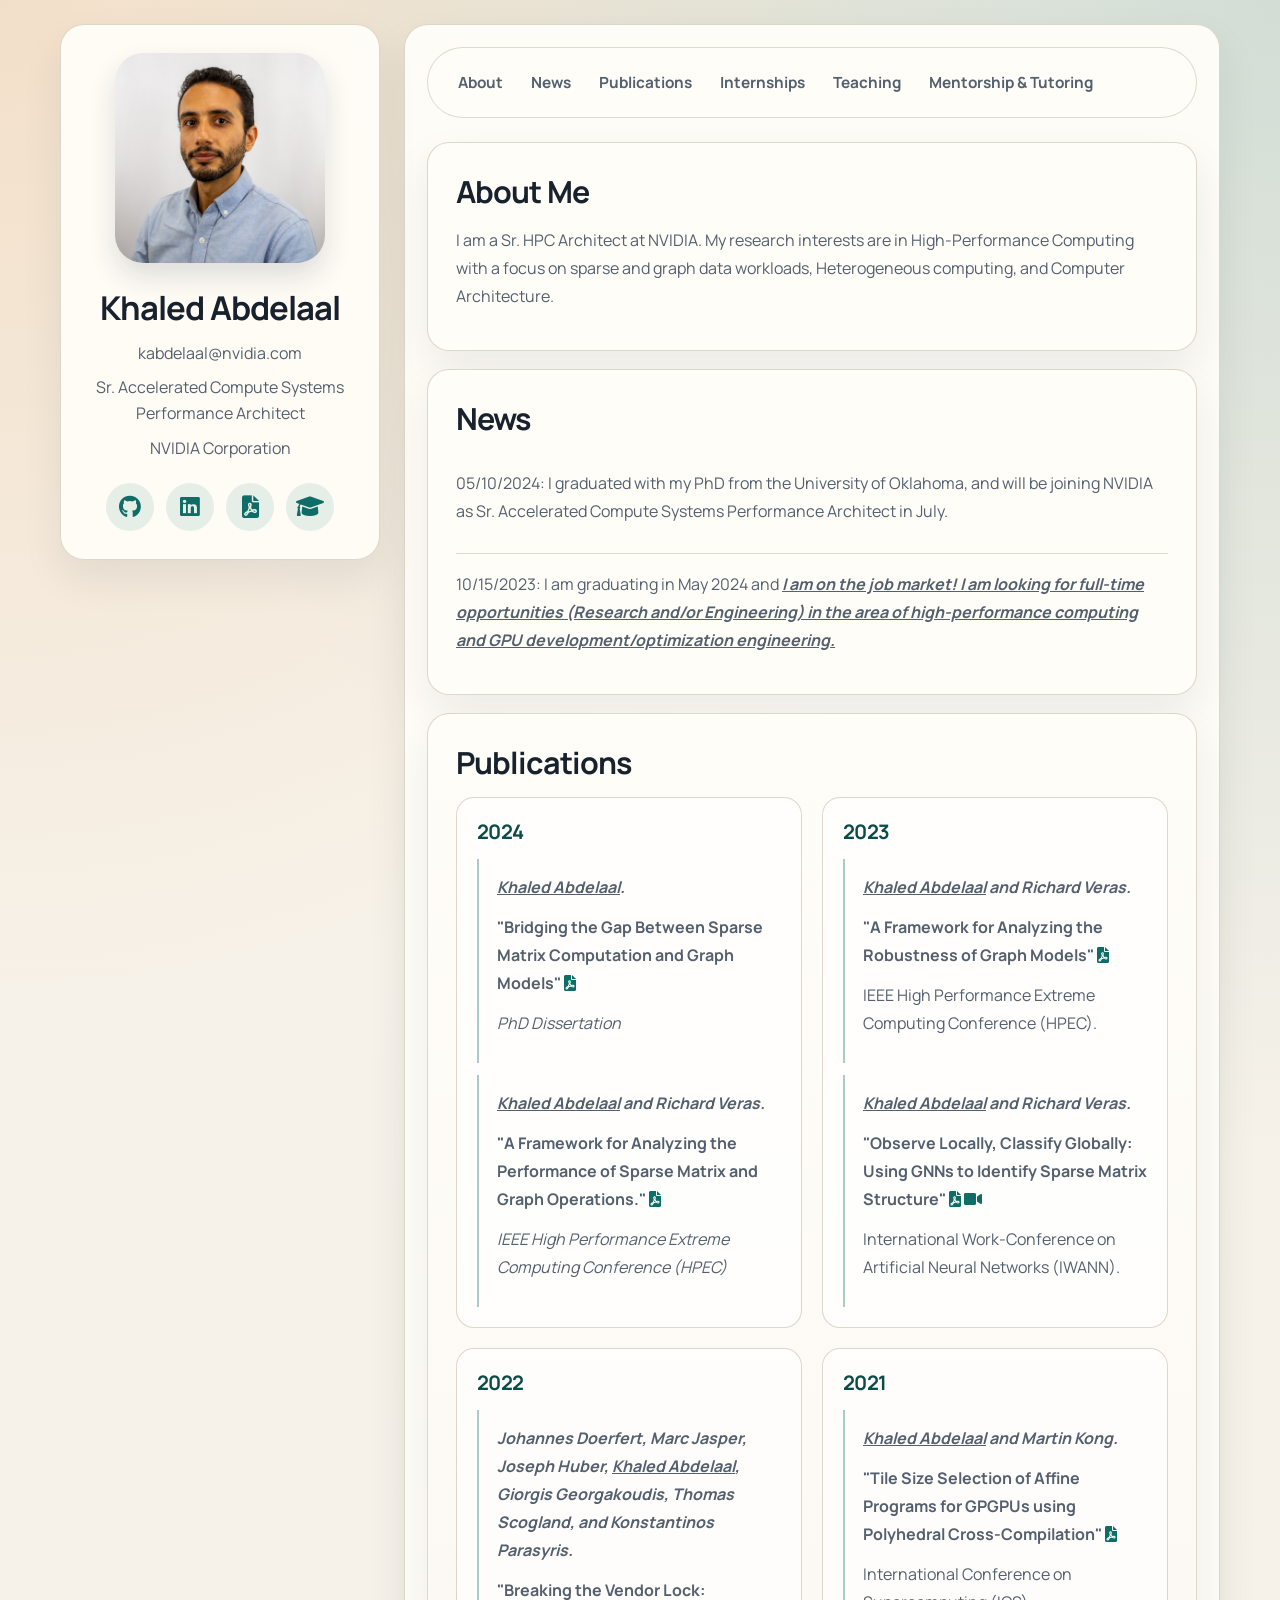
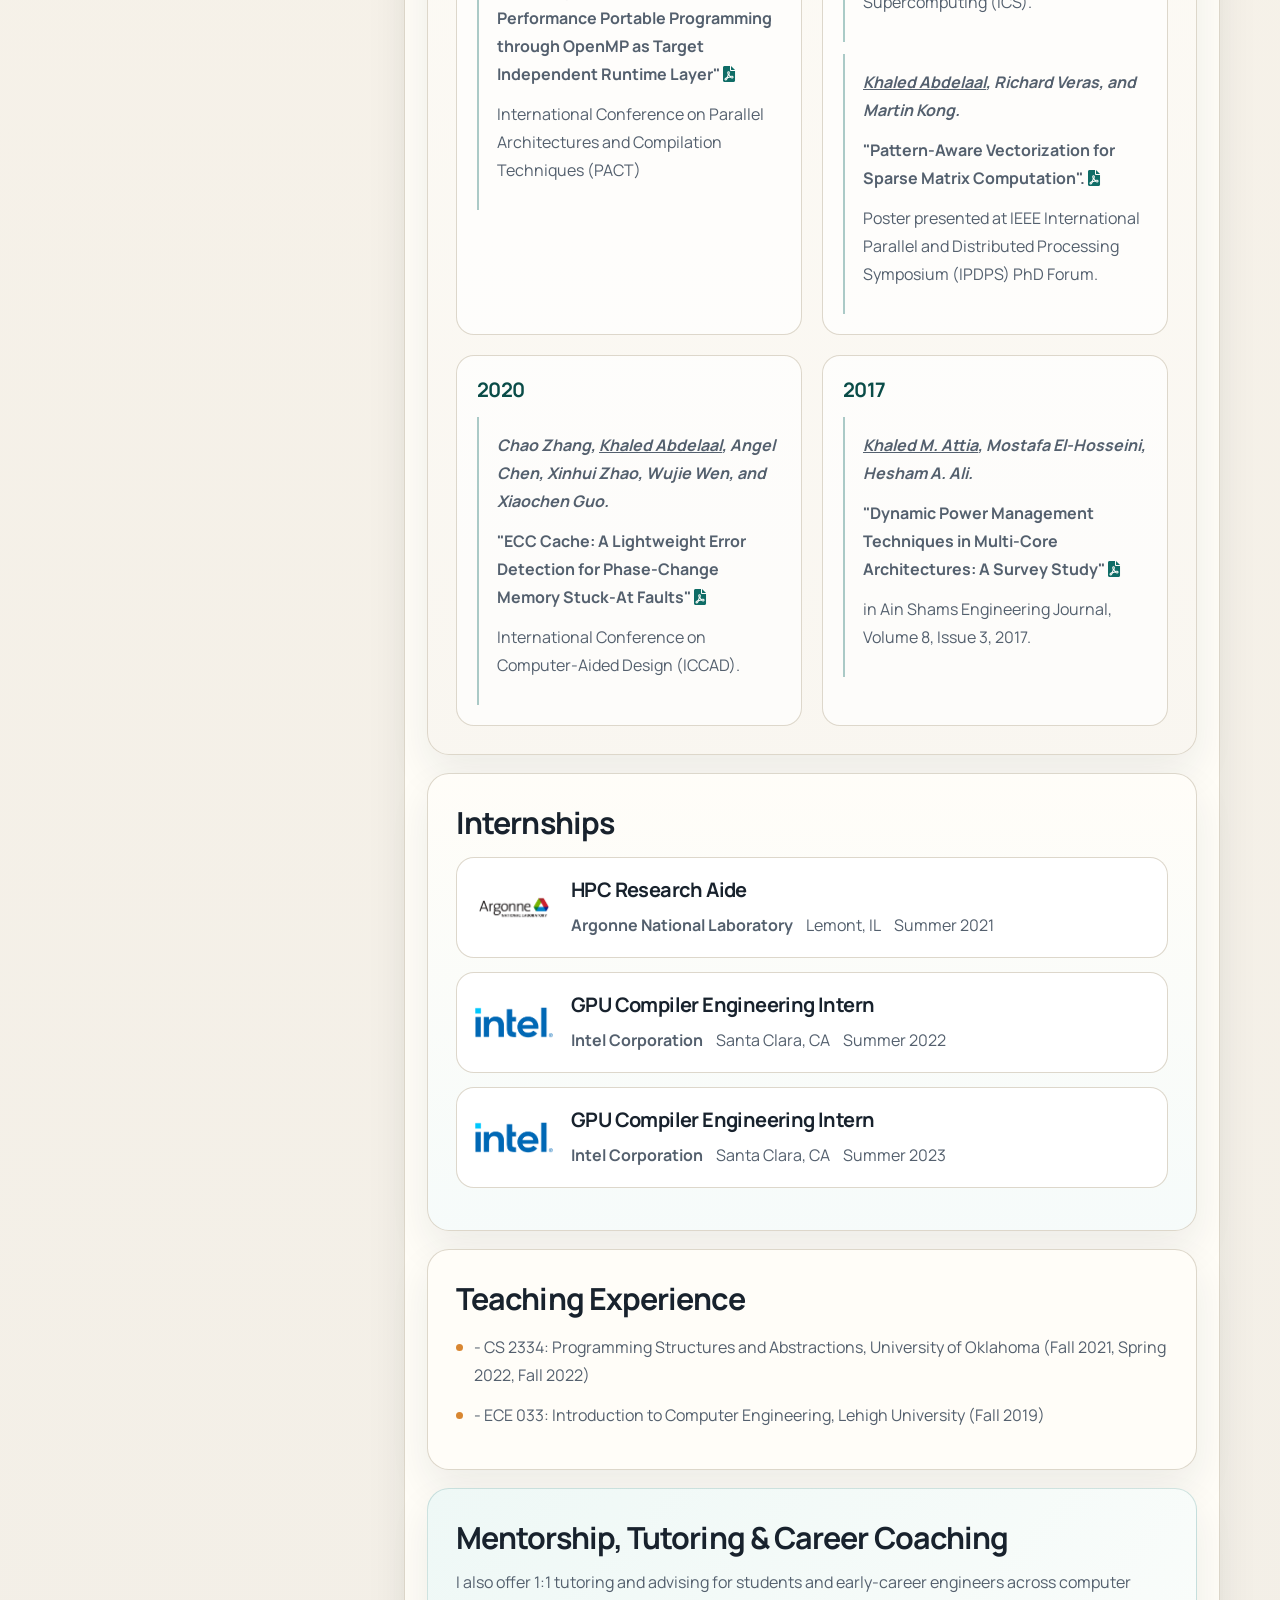
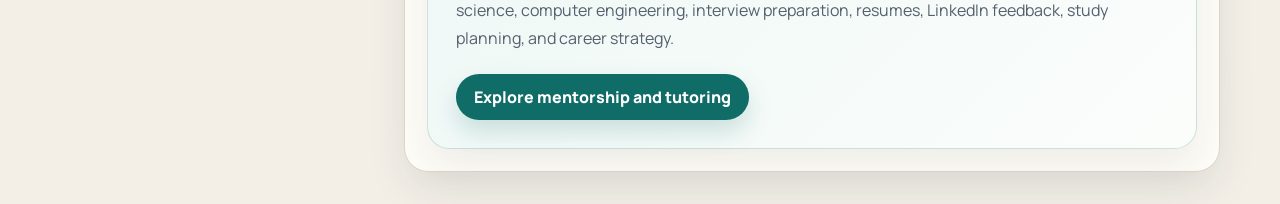
<file: index.html>
<!DOCTYPE html>
<html lang="en">
<head>
    <meta charset="UTF-8">
    <meta name="viewport" content="width=device-width, initial-scale=1.0">
    <link rel="preconnect" href="https://fonts.googleapis.com">
    <link rel="preconnect" href="https://fonts.gstatic.com" crossorigin>
    <link href="https://fonts.googleapis.com/css2?family=Manrope:wght@400;500;600;700;800&display=swap" rel="stylesheet">
    <link rel="stylesheet" href="https://cdnjs.cloudflare.com/ajax/libs/font-awesome/6.0.0-beta3/css/all.min.css">

    <link rel="stylesheet" href="styles/styles.css">    
    <title>Khaled Abdelaal</title>
</head>
<body>
    <div class="container">
        <div class="left-column">
            <!-- <img src="my-image.svg" alt="Your Photo"> -->
            <img src="img/headshot.jpg" width="70%">
            <h1>Khaled Abdelaal</h1>
            <p>kabdelaal@nvidia.com</p>
            <p>Sr. Accelerated Compute Systems Performance Architect</p>
            <p>NVIDIA Corporation</p>
            <div class="social-links">
                <a href="https://github.com/khaled3ttia" target="_blank"><i class="fab fa-github"></i></a>
                <a href="https://www.linkedin.com/in/khaledabdelaal/" target="_blank"><i class="fab fa-linkedin"></i></a>
                <a href="res/CV_Khaled_Abdelaal.pdf" target="_blank"><i class="fas fa-file-pdf" alt="CV"></i></a>
                <a href="https://scholar.google.com/citations?user=HwPMJg0AAAAJ&hl=en" target="_blank" aria-label="Google Scholar"><i class="fas fa-graduation-cap"></i></a>
            </div>

        </div>
        <div class="right-column">
            <div class="navigation">
                <div class="navigation-main">
                    <a href="#about">About</a>
                    <a href="#news">News</a>
                    <a href="#publications">Publications</a>
                    <a href="#internships">Internships</a>
                    <a href="#teaching">Teaching</a>
                </div>
                <a class="navigation-cta" href="mentorship.html">Mentorship & Tutoring</a>
            </div>

            <section id="about" class="section">
                <h2>About Me</h2>
                <p>I am a Sr. HPC Architect at NVIDIA. My research interests are in High-Performance Computing with a focus on sparse and graph data workloads, Heterogeneous computing, and Computer Architecture.
                </p>
            </section>

            <section id="news" class="section">
                <h2>News</h2>
                <div class="news-item">
                    <p>05/10/2024: I graduated with my PhD from the University of Oklahoma, and will be joining NVIDIA as Sr. Accelerated Compute Systems Performance Architect in July. </p>
                </div>
                <div class="news-item">
                    <p>10/15/2023: I am graduating in May 2024 and <u><i><b>I am on the job market! I am looking for full-time opportunities (Research and/or Engineering) in the area of high-performance computing and GPU development/optimization engineering.</b></i></u>  </p>
                </div>
            </section>
        
            <section id="publications" class="section">
                <h2>Publications</h2>

                <div class="publication-list">
                    <div class="publication-year">
                        <h3>2024</h3>
                        <div class="publication-item">
                            <p class="publication-authors">
                                <i><u>Khaled Abdelaal</u></i>.
                            </p>
                            <p class="publication-title">
                                "Bridging the Gap Between Sparse Matrix Computation and Graph Models" 
                                <a href="res/dissertation/2024_Abdelaal_Khaled_Dissertation.pdf" target="_blank"><i class="fas fa-file-pdf"></i></a>
                            </p>
                            <p class="publication-details">
                                <em>PhD Dissertation</em>
                            </p>
                        </div>
                        <div class="publication-item">
                            <p class="publication-authors">
                                <i><u>Khaled Abdelaal</u></i> and Richard Veras.
                            </p>
                            <p class="publication-title">
                                "A Framework for Analyzing the Performance of Sparse Matrix and Graph Operations." 
                                <a href="res/papers/perf_analysis.pdf" target="_blank"><i class="fas fa-file-pdf"></i></a>
                            </p>
                            <p class="publication-details">
                                <em>IEEE High Performance Extreme Computing Conference (HPEC)</em>
                            </p>
                        </div>
                    </div>

                    <div class="publication-year">
                        <h3>2023</h3>
                        <div class="publication-item">
                            <p class="publication-authors">
                                <i><u>Khaled Abdelaal</u></i> and Richard Veras. 
                            </p>
                            <p class="publication-title">
                                "A Framework for Analyzing the Robustness of Graph Models"
                                <a href="res/papers/hpec23.pdf" target="_blank"><i class="fas fa-file-pdf"></i></a>
                            </p>
                            <p class="publication-conference">
                                IEEE High Performance Extreme Computing Conference (HPEC).
                            </p>
                        </div>
                        <div class="publication-item">
                            <p class="publication-authors">
                                <i><u>Khaled Abdelaal</u></i> and Richard Veras.
                            </p>
                            <p class="publication-title">
                                "Observe Locally, Classify Globally: Using GNNs to Identify Sparse Matrix Structure" 
                                <a href="res/papers/iwann23.pdf" target="_blank"><i class="fas fa-file-pdf"></i></a>
                                <a href="res/papers/IWANN2023_Video_353.mp4" target="_blank"><i class="fas fa-video"></i></i></a>
                            </p>
                            <p class="publication-conference">
                                International Work-Conference on Artificial Neural Networks (IWANN). 
                            </p>
                        </div>
                    </div>

                <div class="publication-year">
                    <h3>2022</h3>
                    <div class="publication-item">
                        <p class="publication-authors">
                            Johannes Doerfert, Marc Jasper, Joseph Huber, <i><u>Khaled Abdelaal</u></i>, Giorgis Georgakoudis, Thomas Scogland, and Konstantinos Parasyris. 
                        </p>
                        <p class="publication-title">
                            "Breaking the Vendor Lock: Performance Portable Programming through OpenMP as Target Independent Runtime Layer" 
                            <a href="res/papers/breaking.pdf" target="_blank"><i class="fas fa-file-pdf"></i></a>
                        </p>
                        <p class="publication-conference">
                            International Conference on Parallel Architectures and Compilation Techniques (PACT)
                        </p>
                    </div>
                </div>

                <div class="publication-year">
                    <h3>2021</h3>
                    <div class="publication-item">
                        <p class="publication-authors">
                            <i><u>Khaled Abdelaal</u></i> and Martin Kong. 
                        </p>
                        <p class="publication-title">
                            "Tile Size Selection of Affine Programs for GPGPUs using Polyhedral Cross-Compilation"  
                            <a href="https://dl.acm.org/doi/pdf/10.1145/3447818.3460369" target="_blank"><i class="fas fa-file-pdf"></i></a>
                        </p>
                        <p class="publication-conference">
                            International Conference on Supercomputing (ICS).
                        </p>
                    </div>
                    <div class="publication-item">
                        <p class="publication-authors">
                            <i><u>Khaled Abdelaal</u></i>, Richard Veras, and Martin Kong.
                        </p>
                        <p class="publication-title">
                            "Pattern-Aware Vectorization for Sparse Matrix Computation". 
                            <a href="res/papers/IPDPS21_poster.pdf" target="_blank"><i class="fas fa-file-pdf"></i></a>
                        </p>
                        <p class="publication-conference">
                            Poster presented at IEEE International Parallel and Distributed Processing Symposium (IPDPS) PhD Forum.
                        </p>
                    </div>
                </div>

                <div class="publication-year">
                    <h3>2020</h3>
                    <div class="publication-item">
                        <p class="publication-authors">
                            Chao Zhang, <i><u>Khaled Abdelaal</u></i>, Angel Chen, Xinhui Zhao, Wujie Wen, and Xiaochen Guo. 
                        </p>
                        <p class="publication-title">
                            "ECC Cache: A Lightweight Error Detection for Phase-Change Memory Stuck-At Faults" 
                            <a href="res/papers/iccad20.pdf" target="_blank"><i class="fas fa-file-pdf"></i></a>
                        </p>
                        <p class="publication-conference">
                            International Conference on Computer-Aided Design (ICCAD). 
                        </p>
                    </div>
                </div>
                <div class="publication-year">
                    <h3>2017</h3>
                    <div class="publication-item">
                        <p class="publication-authors">
                            <i><u>Khaled M. Attia</u></i>, Mostafa El-Hosseini, Hesham A. Ali. 
                        </p>
                        <p class="publication-title">
                            "Dynamic Power Management Techniques in Multi-Core Architectures: A Survey Study"
                            <a href="res/papers/asej17.pdf" target="_blank"><i class="fas fa-file-pdf"></i></a>
                        </p>
                        <p class="publication-conference">
                            in Ain Shams Engineering Journal, Volume 8, Issue 3, 2017.
                        </p>
                    </div>
                </div>
            
                <!-- Add similar blocks for 2022, 2021, and 2020 as needed -->
            </section>
            
        
            <section id="internships" class="section">
                <h2>Internships</h2>
                
                <div class="internship">
                    <div class="logo">
                        <img src="img/argonne-logo.png" alt="Argonne National Laboratory Logo">
                    </div>
                    <div class="internship-details">
                        <h3>HPC Research Aide</h3>
                        <p>
                            <b>Argonne National Laboratory</b>
                            <span class="internship-location">Lemont, IL</span>
                            <span class="internship-date">Summer 2021</span>
                        </p>
                    </div>
                </div>
            
                <div class="internship">
                    <div class="logo">
                        <img src="img/intel-logo.png" alt="Intel Corporation Logo">
                    </div>
                    <div class="internship-details">
                        <h3>GPU Compiler Engineering Intern</h3>
                        <p>
                            <b>Intel Corporation</b>
                            <span class="internship-location">Santa Clara, CA</span>
                            <span class="internship-date">Summer 2022</span>
                        </p>
                    </div>
                </div>

                <div class="internship">
                    <div class="logo">
                        <img src="img/intel-logo.png" alt="Intel Corporation Logo">
                    </div>
                    <div class="internship-details">
                        <h3>GPU Compiler Engineering Intern</h3>
                        <p>
                            <b>Intel Corporation</b>
                            <span class="internship-location">Santa Clara, CA</span>
                            <span class="internship-date">Summer 2023</span>
                        </p>
                    </div>
                </div>
            
                <!-- Add a similar block for the third internship -->
            </section>
            
            
            
        
            <section id="teaching" class="section">
                <h2>Teaching Experience</h2>
                <p>
                    - CS 2334: Programming Structures and Abstractions, University of Oklahoma (Fall 2021, Spring 2022, Fall 2022)
                </p>
                <p>
                    - ECE 033: Introduction to Computer Engineering, Lehigh University (Fall 2019)
                </p>
            </section>

            <section id="tutoring-preview" class="section tutoring-preview">
                <h2>Mentorship, Tutoring & Career Coaching</h2>
                <p>
                    I also offer 1:1 tutoring and advising for students and early-career engineers across computer science,
                    computer engineering, interview preparation, resumes, LinkedIn feedback, study planning, and career strategy.
                </p>
                <a class="tutoring-preview-link" href="mentorship.html">Explore mentorship and tutoring</a>
            </section>
        
        </div>
    </div>
</body>
</html>
</file>
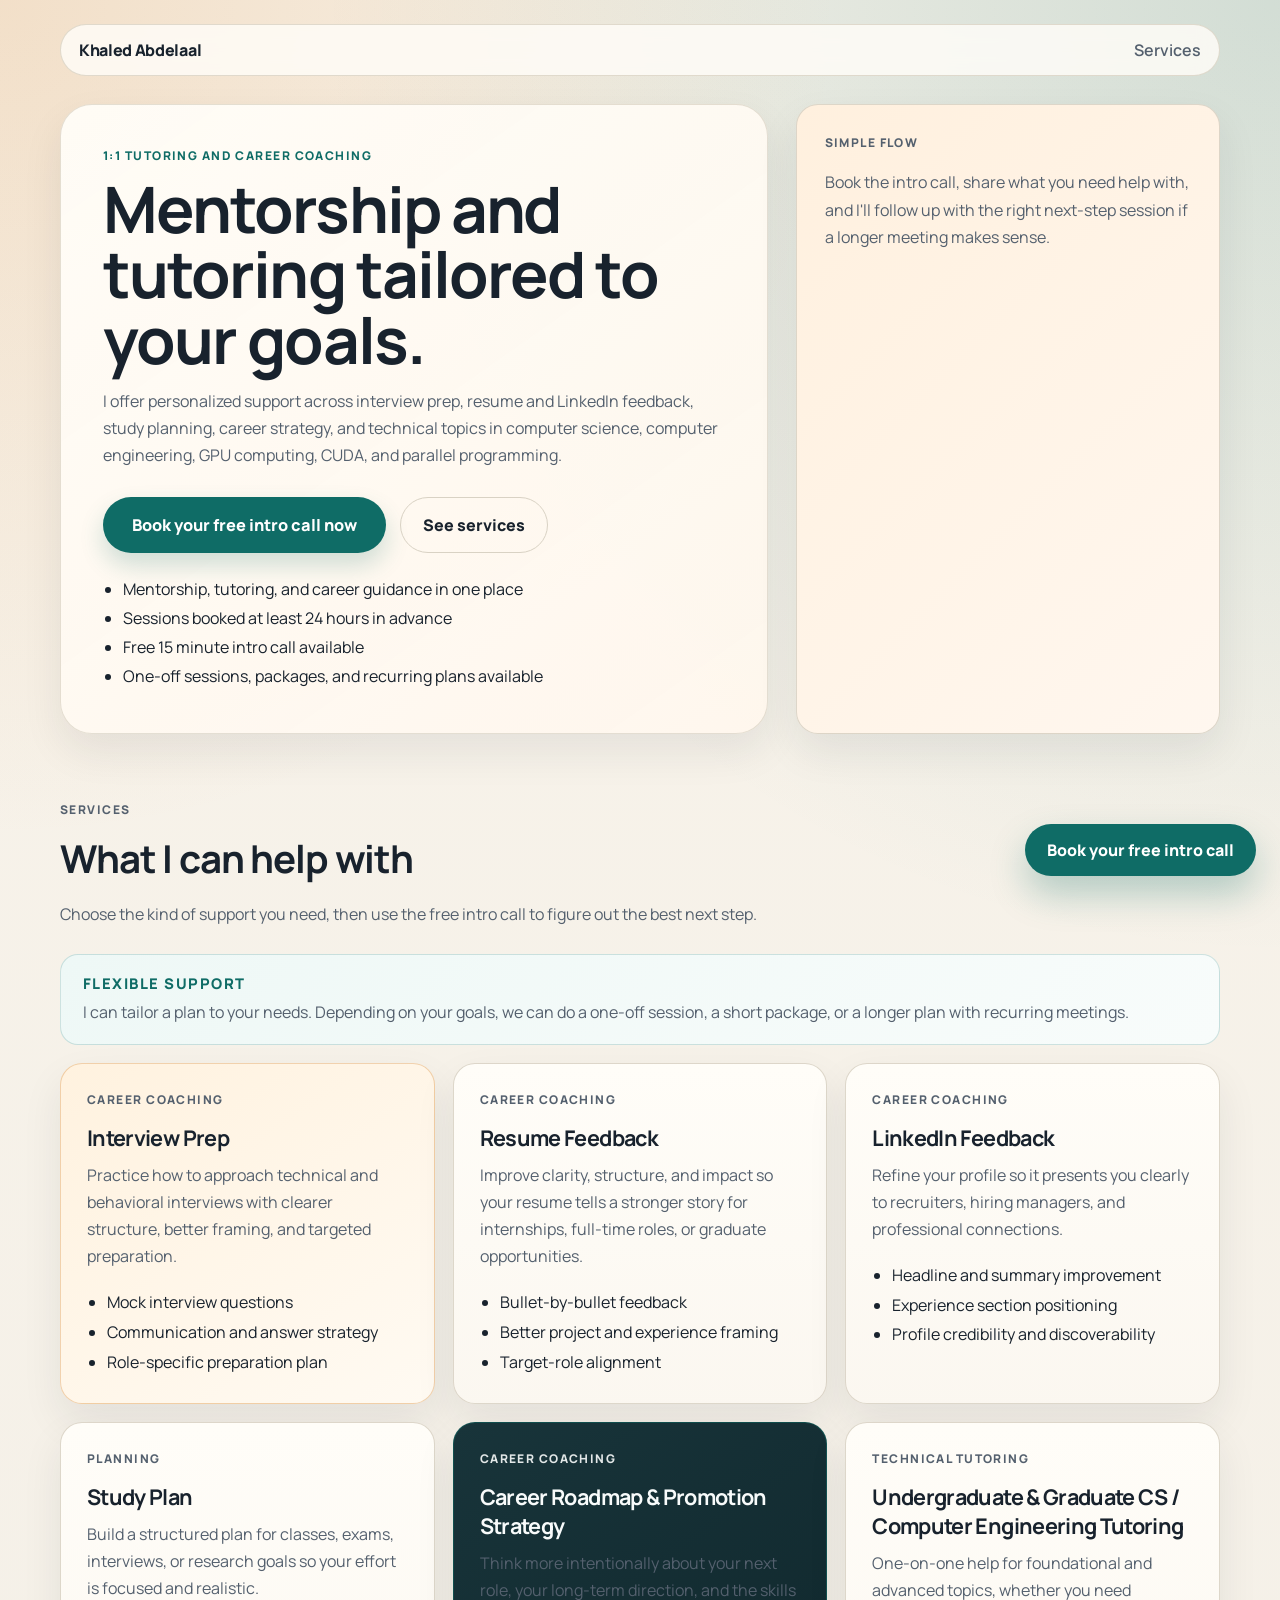
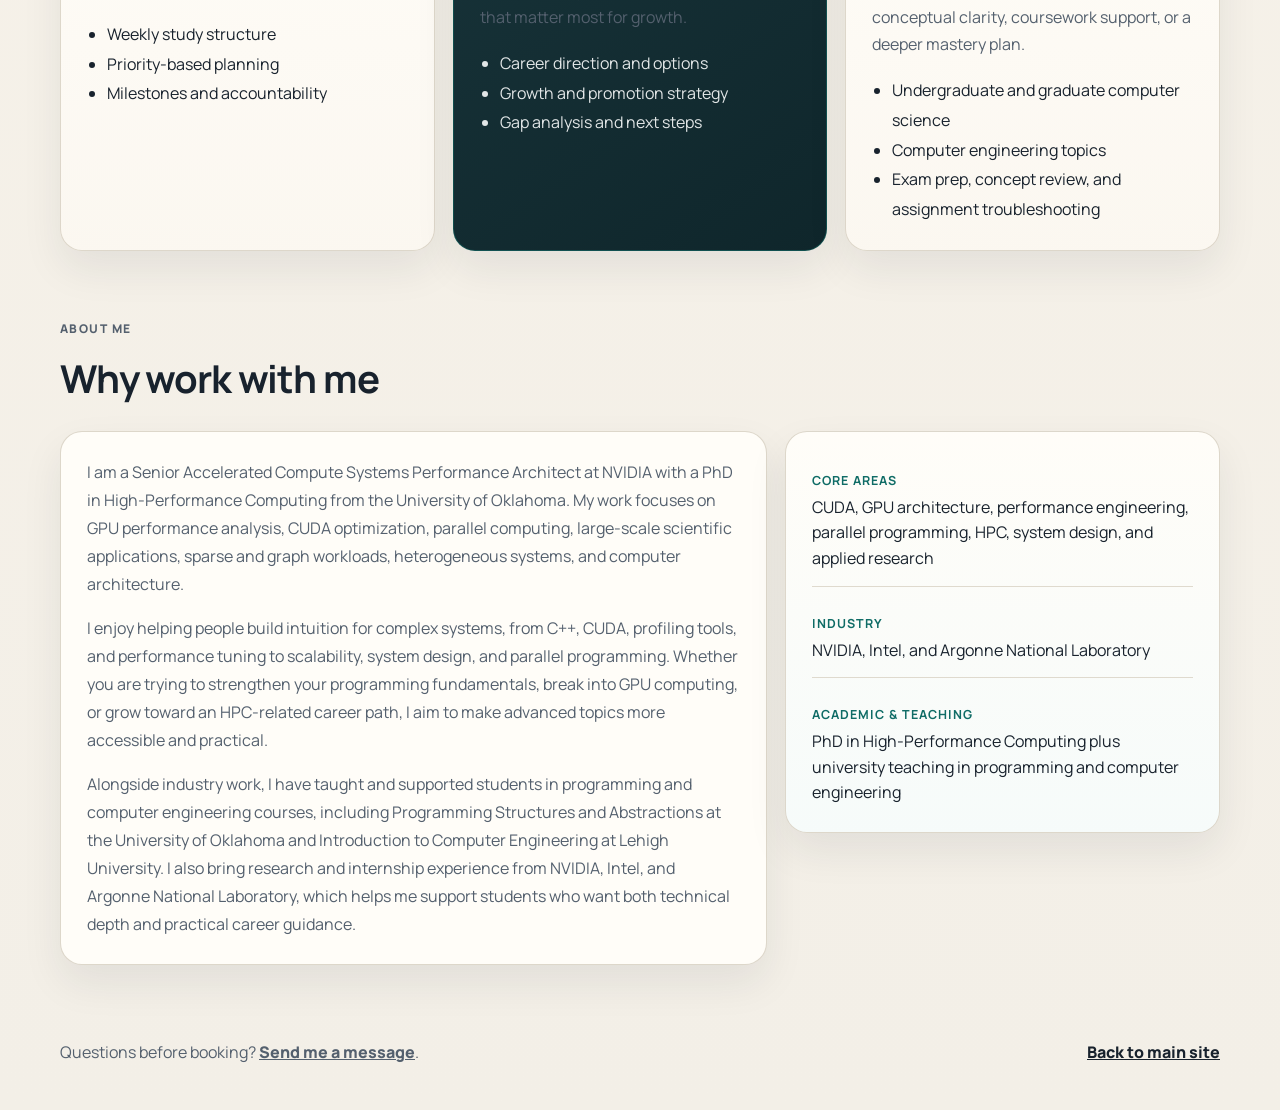
<file: mentorship.html>
<!DOCTYPE html>
<html lang="en">
<head>
    <meta charset="UTF-8">
    <meta name="viewport" content="width=device-width, initial-scale=1.0">
    <link rel="preconnect" href="https://fonts.googleapis.com">
    <link rel="preconnect" href="https://fonts.gstatic.com" crossorigin>
    <link href="https://fonts.googleapis.com/css2?family=Manrope:wght@400;500;600;700;800&display=swap" rel="stylesheet">
    <link rel="stylesheet" href="https://cdnjs.cloudflare.com/ajax/libs/font-awesome/6.0.0-beta3/css/all.min.css">
    <link rel="stylesheet" href="styles/tutoring.css">
    <title>Mentorship & Tutoring | Khaled Abdelaal</title>
</head>
<body>
    <header class="hero">
        <nav class="topbar">
            <a class="brand" href="index.html">Khaled Abdelaal</a>
            <div class="topbar-links">
                <a href="#services">Services</a>
            </div>
        </nav>

        <div class="hero-grid">
            <div class="hero-copy">
                <p class="eyebrow">1:1 tutoring and career coaching</p>
                <h1>Mentorship and tutoring tailored to your goals.</h1>
                <p class="hero-text">
                    I offer personalized support across interview prep, resume and LinkedIn feedback, study planning, career strategy,
                    and technical topics in computer science, computer engineering, GPU computing, CUDA, and parallel programming.
                </p>
                <div class="hero-actions">
                    <a class="button button-primary button-large" href="https://cal.com/khaled-attia-xcyfh1/15min" target="_blank" rel="noopener noreferrer">Book your free intro call now</a>
                    <a class="button button-secondary" href="#services">See services</a>
                </div>
                <ul class="hero-points">
                    <li>Mentorship, tutoring, and career guidance in one place</li>
                    <li>Sessions booked at least 24 hours in advance</li>
                    <li>Free 15 minute intro call available</li>
                    <li>One-off sessions, packages, and recurring plans available</li>
                </ul>
            </div>

            <aside class="hero-panel">
                <div class="panel-card accent-card">
                    <p class="panel-label">Simple flow</p>
                    <p>Book the intro call, share what you need help with, and I'll follow up with the right next-step session if a longer meeting makes sense.</p>
                </div>
            </aside>
        </div>
    </header>

    <main>
        <section id="services" class="section">
            <div class="section-heading">
                <p class="eyebrow">Services</p>
                <h2>What I can help with</h2>
                <p>Choose the kind of support you need, then use the free intro call to figure out the best next step.</p>
            </div>

            <div class="flex-note">
                <p class="flex-note-title">Flexible support</p>
                <p>
                    I can tailor a plan to your needs. Depending on your goals, we can do a one-off session, a short package, or a longer plan with recurring meetings.
                </p>
            </div>

            <div class="service-cards">
                <article class="detail-card detail-card-accent">
                    <p class="detail-tag">Career coaching</p>
                    <h3>Interview Prep</h3>
                    <p>Practice how to approach technical and behavioral interviews with clearer structure, better framing, and targeted preparation.</p>
                    <ul>
                        <li>Mock interview questions</li>
                        <li>Communication and answer strategy</li>
                        <li>Role-specific preparation plan</li>
                    </ul>
                </article>

                <article class="detail-card">
                    <p class="detail-tag">Career coaching</p>
                    <h3>Resume Feedback</h3>
                    <p>Improve clarity, structure, and impact so your resume tells a stronger story for internships, full-time roles, or graduate opportunities.</p>
                    <ul>
                        <li>Bullet-by-bullet feedback</li>
                        <li>Better project and experience framing</li>
                        <li>Target-role alignment</li>
                    </ul>
                </article>

                <article class="detail-card">
                    <p class="detail-tag">Career coaching</p>
                    <h3>LinkedIn Feedback</h3>
                    <p>Refine your profile so it presents you clearly to recruiters, hiring managers, and professional connections.</p>
                    <ul>
                        <li>Headline and summary improvement</li>
                        <li>Experience section positioning</li>
                        <li>Profile credibility and discoverability</li>
                    </ul>
                </article>

                <article class="detail-card">
                    <p class="detail-tag">Planning</p>
                    <h3>Study Plan</h3>
                    <p>Build a structured plan for classes, exams, interviews, or research goals so your effort is focused and realistic.</p>
                    <ul>
                        <li>Weekly study structure</li>
                        <li>Priority-based planning</li>
                        <li>Milestones and accountability</li>
                    </ul>
                </article>

                <article class="detail-card detail-card-dark">
                    <p class="detail-tag">Career coaching</p>
                    <h3>Career Roadmap & Promotion Strategy</h3>
                    <p>Think more intentionally about your next role, your long-term direction, and the skills that matter most for growth.</p>
                    <ul>
                        <li>Career direction and options</li>
                        <li>Growth and promotion strategy</li>
                        <li>Gap analysis and next steps</li>
                    </ul>
                </article>

                <article class="detail-card detail-card-wide">
                    <p class="detail-tag">Technical tutoring</p>
                    <h3>Undergraduate & Graduate CS / Computer Engineering Tutoring</h3>
                    <p>One-on-one help for foundational and advanced topics, whether you need conceptual clarity, coursework support, or a deeper mastery plan.</p>
                    <ul>
                        <li>Undergraduate and graduate computer science</li>
                        <li>Computer engineering topics</li>
                        <li>Exam prep, concept review, and assignment troubleshooting</li>
                    </ul>
                </article>
            </div>
        </section>

        <section id="about-tutoring" class="section">
            <div class="section-heading">
                <p class="eyebrow">About Me</p>
                <h2>Why work with me</h2>
            </div>

            <div class="about-panel">
                <div class="about-copy">
                    <p>
                        I am a Senior Accelerated Compute Systems Performance Architect at NVIDIA with a PhD in High-Performance Computing from the University of Oklahoma.
                        My work focuses on GPU performance analysis, CUDA optimization, parallel computing, large-scale scientific applications, sparse and graph workloads, heterogeneous systems, and computer architecture.
                    </p>
                    <p>
                        I enjoy helping people build intuition for complex systems, from C++, CUDA, profiling tools, and performance tuning to scalability, system design, and parallel programming.
                        Whether you are trying to strengthen your programming fundamentals, break into GPU computing, or grow toward an HPC-related career path, I aim to make advanced topics more accessible and practical.
                    </p>
                    <p>
                        Alongside industry work, I have taught and supported students in programming and computer engineering courses, including
                        Programming Structures and Abstractions at the University of Oklahoma and Introduction to Computer Engineering at Lehigh University.
                        I also bring research and internship experience from NVIDIA, Intel, and Argonne National Laboratory, which helps me support students who want both technical depth and practical career guidance.
                    </p>
                </div>

                <div class="about-highlights">
                    <div class="about-highlight">
                        <strong>Core Areas</strong>
                        <span>CUDA, GPU architecture, performance engineering, parallel programming, HPC, system design, and applied research</span>
                    </div>
                    <div class="about-highlight">
                        <strong>Industry</strong>
                        <span>NVIDIA, Intel, and Argonne National Laboratory</span>
                    </div>
                    <div class="about-highlight">
                        <strong>Academic & Teaching</strong>
                        <span>PhD in High-Performance Computing plus university teaching in programming and computer engineering</span>
                    </div>
                </div>
            </div>
        </section>
    </main>

    <footer class="footer">
        <p>Questions before booking? <a href="mailto:khaled.3ttia@gmail.com">Send me a message</a>.</p>
        <a href="index.html">Back to main site</a>
    </footer>

    <a class="floating-book-cta" href="https://cal.com/khaled-attia-xcyfh1/15min" target="_blank" rel="noopener noreferrer">
        Book your free intro call
    </a>
</body>
</html>
</file>
<file: styles/styles.css>
:root {
    --bg: #f4efe7;
    --surface: #fffdf8;
    --surface-strong: #fff;
    --ink: #18222d;
    --muted: #54606e;
    --line: #d9d2c4;
    --brand: #0f6c66;
    --brand-dark: #0a4c48;
    --accent: #d88631;
    --accent-soft: #fff0de;
    --shadow: 0 18px 40px rgba(24, 34, 45, 0.08);
    --radius: 22px;
}

* {
    box-sizing: border-box;
}

html {
    scroll-behavior: smooth;
}

body {
    margin: 0;
    font-family: "Manrope", sans-serif;
    color: var(--ink);
    background:
        radial-gradient(circle at top left, rgba(216, 134, 49, 0.18), transparent 28%),
        radial-gradient(circle at top right, rgba(15, 108, 102, 0.16), transparent 32%),
        linear-gradient(180deg, #f8f3ea 0%, #f3efe7 100%);
}

a {
    color: inherit;
}

.container {
    width: min(1160px, calc(100% - 32px));
    margin: 24px auto 32px;
    display: grid;
    grid-template-columns: 320px minmax(0, 1fr);
    gap: 24px;
    align-items: start;
}

.left-column,
.right-column {
    background: rgba(255, 253, 248, 0.95);
    border: 1px solid rgba(217, 210, 196, 0.88);
    border-radius: calc(var(--radius) + 2px);
    box-shadow: var(--shadow);
}

.left-column {
    position: sticky;
    top: 24px;
    padding: 28px;
    text-align: center;
}

.left-column img {
    display: block;
    width: min(210px, 80%);
    margin: 0 auto 22px;
    border-radius: 28px;
    object-fit: cover;
    box-shadow: 0 14px 28px rgba(24, 34, 45, 0.14);
}

.left-column h1 {
    margin: 0 0 10px;
    font-size: 2.05rem;
    letter-spacing: -0.03em;
}

.left-column p {
    margin: 8px 0;
    color: var(--muted);
    line-height: 1.65;
}

.social-links {
    display: flex;
    justify-content: center;
    align-items: center;
    flex-wrap: wrap;
    gap: 12px;
    margin-top: 22px;
}

.social-links a {
    width: 48px;
    height: 48px;
    display: inline-flex;
    align-items: center;
    justify-content: center;
    border-radius: 50%;
    background: rgba(15, 108, 102, 0.1);
    color: var(--brand);
    text-decoration: none;
    font-size: 1.4rem;
    transition: transform 0.2s ease, background-color 0.2s ease, color 0.2s ease;
}

.social-links a:hover {
    transform: translateY(-2px);
    background: var(--brand);
    color: #fff;
}

.right-column {
    padding: 22px;
}

.navigation {
    position: sticky;
    top: 18px;
    z-index: 20;
    display: flex;
    flex-wrap: wrap;
    align-items: center;
    justify-content: flex-start;
    gap: 4px;
    padding: 16px 18px;
    margin-bottom: 24px;
    background: rgba(255, 253, 248, 0.82);
    border: 1px solid rgba(217, 210, 196, 0.8);
    border-radius: 999px;
    backdrop-filter: blur(10px);
}

.navigation-main {
    display: contents;
}

.navigation a {
    display: inline-flex;
    align-items: center;
    justify-content: center;
    padding: 8px 12px;
    border-radius: 999px;
    color: var(--muted);
    text-decoration: none;
    font-weight: 700;
    font-size: 0.96rem;
    white-space: nowrap;
    transition: background-color 0.2s ease, color 0.2s ease, transform 0.2s ease;
}

.navigation a:hover {
    background: rgba(15, 108, 102, 0.12);
    color: var(--brand-dark);
    transform: translateY(-1px);
}

.navigation-cta {
    flex-shrink: 1;
}

.section {
    margin-top: 18px;
    padding: 28px;
    background: var(--surface);
    border: 1px solid rgba(217, 210, 196, 0.88);
    border-radius: var(--radius);
    box-shadow: var(--shadow);
}

.section h2 {
    margin: 0 0 14px;
    font-size: 1.9rem;
    letter-spacing: -0.03em;
    color: var(--ink);
}

.section h3 {
    margin: 0 0 10px;
    font-size: 1.25rem;
    letter-spacing: -0.03em;
}

.section p {
    margin: 0 0 12px;
    color: var(--muted);
    line-height: 1.75;
}

.section a {
    color: var(--brand);
}

.news-item {
    padding: 16px 0;
    border-bottom: 1px solid rgba(217, 210, 196, 0.8);
}

.news-item:last-child {
    padding-bottom: 0;
    border-bottom: 0;
}

#publications {
    background: linear-gradient(180deg, rgba(255, 253, 248, 0.98), rgba(249, 246, 240, 0.98));
}

.publication-list {
    display: grid;
    grid-template-columns: repeat(2, minmax(0, 1fr));
    gap: 20px;
}

.publication-year {
    padding: 20px;
    background: rgba(255, 255, 255, 0.66);
    border: 1px solid rgba(217, 210, 196, 0.88);
    border-radius: 18px;
}

.publication-year h3 {
    margin-bottom: 14px;
    color: var(--brand-dark);
}

.publication-item {
    padding: 14px 0 14px 18px;
    margin-bottom: 12px;
    border-left: 2px solid rgba(15, 108, 102, 0.35);
}

.publication-item:last-child {
    margin-bottom: 0;
}

.publication-authors {
    font-weight: 700;
    font-style: italic;
    color: var(--ink);
    margin-bottom: 6px;
}

.publication-title {
    font-weight: 700;
    color: var(--ink);
    margin-bottom: 6px;
}

.publication-conference,
.publication-details {
    color: var(--muted);
}

#internships {
    background: linear-gradient(180deg, rgba(255, 253, 248, 0.98), rgba(246, 251, 250, 0.98));
}

.internship {
    display: flex;
    gap: 18px;
    align-items: center;
    padding: 18px;
    margin: 14px 0;
    border: 1px solid rgba(217, 210, 196, 0.88);
    border-radius: 18px;
    background: var(--surface-strong);
}

.logo img {
    max-width: 78px;
    max-height: 78px;
    display: block;
}

.internship h3 {
    margin-bottom: 8px;
}

.internship p {
    margin: 0;
}

.internship-location,
.internship-date {
    display: inline-block;
    margin-left: 10px;
    color: var(--muted);
}

#teaching p {
    padding-left: 18px;
    position: relative;
}

#teaching p::before {
    content: "";
    position: absolute;
    left: 0;
    top: 11px;
    width: 7px;
    height: 7px;
    border-radius: 50%;
    background: var(--accent);
}

.tutoring-preview {
    background: linear-gradient(135deg, #eef8f6 0%, #fbfdfb 100%);
    border: 1px solid rgba(15, 108, 102, 0.18);
}

.tutoring-preview h2 {
    margin-bottom: 10px;
}

.tutoring-preview-link {
    display: inline-flex;
    align-items: center;
    justify-content: center;
    margin-top: 10px;
    padding: 12px 18px;
    border-radius: 999px;
    background: var(--brand);
    color: #fff !important;
    text-decoration: none;
    font-weight: 800;
    box-shadow: 0 12px 24px rgba(15, 108, 102, 0.18);
    transition: transform 0.2s ease, background-color 0.2s ease;
}

.tutoring-preview-link:hover {
    background: var(--brand-dark);
    color: #fff !important;
    transform: translateY(-1px);
}

@media (max-width: 1040px) {
    .container {
        grid-template-columns: 1fr;
    }

    .left-column {
        position: static;
    }

    .publication-list {
        grid-template-columns: 1fr;
    }
}

@media (max-width: 720px) {
    .container {
        width: min(100% - 20px, 1160px);
        margin-top: 10px;
        gap: 16px;
    }

    .left-column,
    .right-column,
    .section {
        padding: 20px;
    }

    .navigation {
        position: static;
        flex-direction: column;
        align-items: stretch;
        border-radius: 24px;
    }

    .navigation-main {
        justify-content: center;
    }

    .navigation a {
        width: 100%;
    }

    .internship {
        flex-direction: column;
        align-items: flex-start;
    }

    .internship-location,
    .internship-date {
        display: block;
        margin-left: 0;
        margin-top: 4px;
    }
}
</file>
<file: styles/tutoring.css>
:root {
    --bg: #f4efe7;
    --surface: #fffdf8;
    --surface-strong: #fff;
    --ink: #18222d;
    --muted: #54606e;
    --line: #d9d2c4;
    --brand: #0f6c66;
    --brand-dark: #0a4c48;
    --accent: #d88631;
    --accent-soft: #fff0de;
    --shadow: 0 18px 40px rgba(24, 34, 45, 0.08);
    --radius: 22px;
}

* {
    box-sizing: border-box;
}

html {
    scroll-behavior: smooth;
}

body {
    margin: 0;
    font-family: "Manrope", sans-serif;
    color: var(--ink);
    background:
        radial-gradient(circle at top left, rgba(216, 134, 49, 0.18), transparent 28%),
        radial-gradient(circle at top right, rgba(15, 108, 102, 0.16), transparent 32%),
        linear-gradient(180deg, #f8f3ea 0%, #f3efe7 100%);
}

a {
    color: inherit;
}

.hero,
main,
.footer {
    width: min(1160px, calc(100% - 32px));
    margin: 0 auto;
}

.hero {
    padding: 24px 0 32px;
}

.topbar {
    display: flex;
    justify-content: space-between;
    align-items: center;
    gap: 16px;
    padding: 14px 18px;
    background: rgba(255, 253, 248, 0.82);
    border: 1px solid rgba(217, 210, 196, 0.8);
    border-radius: 999px;
    backdrop-filter: blur(10px);
}

.brand {
    font-weight: 800;
    text-decoration: none;
    letter-spacing: -0.02em;
}

.topbar-links {
    display: flex;
    flex-wrap: wrap;
    gap: 18px;
}

.topbar-links a {
    text-decoration: none;
    color: var(--muted);
    font-weight: 600;
}

.hero-grid {
    display: grid;
    grid-template-columns: 1.5fr 0.9fr;
    gap: 28px;
    align-items: stretch;
    margin-top: 28px;
}

.hero-copy,
.hero-panel {
    min-width: 0;
}

.hero-copy {
    background: linear-gradient(145deg, rgba(255, 253, 248, 0.94), rgba(255, 247, 237, 0.92));
    border: 1px solid rgba(217, 210, 196, 0.7);
    border-radius: calc(var(--radius) + 10px);
    padding: 42px;
    box-shadow: var(--shadow);
}

.eyebrow,
.summary-eyebrow,
.panel-label,
.booking-label {
    margin: 0 0 12px;
    text-transform: uppercase;
    letter-spacing: 0.12em;
    font-size: 0.75rem;
    font-weight: 800;
    color: var(--brand);
}

h1,
h2,
h3,
summary {
    letter-spacing: -0.03em;
}

h1 {
    margin: 0;
    font-size: clamp(2.4rem, 5vw, 4.4rem);
    line-height: 1.02;
}

.hero-text,
.section-heading p,
.service-card p,
.process-card p,
.payment-card p,
.faq-grid p,
.summary-text,
.booking-placeholder p,
.panel-card p,
.footer p {
    color: var(--muted);
    line-height: 1.7;
}

.hero-actions,
.form-actions {
    display: flex;
    flex-wrap: wrap;
    gap: 14px;
    margin-top: 28px;
}

.button {
    display: inline-flex;
    align-items: center;
    justify-content: center;
    padding: 14px 22px;
    border-radius: 999px;
    border: 1px solid transparent;
    font-weight: 800;
    text-decoration: none;
    cursor: pointer;
    transition: transform 0.2s ease, box-shadow 0.2s ease, background-color 0.2s ease;
}

.button:hover {
    transform: translateY(-1px);
}

.button-primary {
    background: var(--brand);
    color: #fff;
    box-shadow: 0 12px 24px rgba(15, 108, 102, 0.2);
}

.button-primary:hover {
    background: var(--brand-dark);
}

.button-large {
    padding: 16px 28px;
    font-size: 1.02rem;
}

.button-secondary {
    background: transparent;
    color: var(--ink);
    border-color: var(--line);
}

.button[aria-disabled="true"] {
    opacity: 0.6;
    pointer-events: none;
}

.hero-points,
.service-card ul,
.panel-card ul,
.policy-box ul {
    margin: 22px 0 0;
    padding-left: 20px;
    color: var(--ink);
    line-height: 1.8;
}

.hero-panel {
    display: grid;
    gap: 18px;
}

.panel-card,
.service-card,
.process-card,
.payment-card,
.intake-form,
.summary-panel,
.faq-grid details {
    background: var(--surface);
    border: 1px solid rgba(217, 210, 196, 0.88);
    border-radius: var(--radius);
    box-shadow: var(--shadow);
}

.panel-card {
    padding: 28px;
}

.accent-card {
    background: linear-gradient(135deg, var(--accent-soft), #fff7ef);
}

.mini-note {
    font-size: 0.94rem;
}

main {
    padding-bottom: 24px;
}

.section {
    padding: 34px 0;
}

.section-heading {
    max-width: 760px;
    margin-bottom: 26px;
}

.section-heading h2 {
    margin: 0 0 12px;
    font-size: clamp(1.9rem, 3vw, 3rem);
}

.flex-note {
    margin-bottom: 18px;
    padding: 18px 22px;
    background: linear-gradient(135deg, #eef8f6, #f8fcfb);
    border: 1px solid rgba(15, 108, 102, 0.18);
    border-radius: 18px;
}

.flex-note-title {
    margin: 0 0 6px;
    font-size: 0.92rem;
    font-weight: 800;
    text-transform: uppercase;
    letter-spacing: 0.1em;
    color: var(--brand);
}

.flex-note p:last-child {
    margin: 0;
    color: var(--muted);
    line-height: 1.7;
}

.services-summary {
    display: grid;
    grid-template-columns: repeat(2, minmax(0, 1fr));
    gap: 18px;
}

.summary-group {
    padding: 26px;
    background: var(--surface);
    border: 1px solid rgba(217, 210, 196, 0.88);
    border-radius: var(--radius);
    box-shadow: var(--shadow);
}

.summary-group h3 {
    margin-top: 0;
    margin-bottom: 12px;
    font-size: 1.3rem;
}

.summary-group ul {
    margin: 0;
    padding-left: 20px;
    line-height: 1.9;
}

.service-cards {
    display: grid;
    grid-template-columns: repeat(3, minmax(0, 1fr));
    gap: 18px;
}

.detail-card {
    padding: 26px;
    background: linear-gradient(180deg, rgba(255, 253, 248, 0.98), rgba(251, 247, 240, 0.98));
    border: 1px solid rgba(217, 210, 196, 0.88);
    border-radius: var(--radius);
    box-shadow: var(--shadow);
}

.detail-card-accent {
    background: linear-gradient(145deg, #fff2df, #fffaf2);
    border-color: rgba(216, 134, 49, 0.35);
}

.detail-card-dark {
    background: linear-gradient(145deg, #18343a, #0f262b);
    border-color: rgba(15, 108, 102, 0.55);
    color: #f8fbfb;
}

.detail-card-dark p,
.detail-card-dark li,
.detail-card-dark .detail-tag {
    color: rgba(248, 251, 251, 0.9);
}

.detail-tag {
    margin: 0 0 12px;
    text-transform: uppercase;
    letter-spacing: 0.12em;
    font-size: 0.75rem;
    font-weight: 800;
    color: var(--brand);
}

.detail-card h3 {
    margin-top: 0;
    margin-bottom: 10px;
    font-size: 1.35rem;
}

.detail-card p {
    margin-top: 0;
    color: var(--muted);
    line-height: 1.7;
}

.detail-card ul {
    margin: 18px 0 0;
    padding-left: 20px;
    line-height: 1.85;
}

.about-panel {
    display: grid;
    grid-template-columns: 1.3fr 0.8fr;
    gap: 18px;
    align-items: start;
}

.about-copy,
.about-highlights {
    padding: 26px;
    background: var(--surface);
    border: 1px solid rgba(217, 210, 196, 0.88);
    border-radius: var(--radius);
    box-shadow: var(--shadow);
}

.about-copy p {
    margin-top: 0;
    color: var(--muted);
    line-height: 1.75;
}

.about-copy p:last-child {
    margin-bottom: 0;
}

.about-highlights {
    display: grid;
    gap: 14px;
    background: linear-gradient(180deg, rgba(255, 253, 248, 0.98), rgba(246, 251, 250, 0.98));
}

.about-highlight {
    padding: 14px 0;
    border-bottom: 1px solid rgba(217, 210, 196, 0.8);
}

.about-highlight:last-child {
    border-bottom: 0;
    padding-bottom: 0;
}

.about-highlight strong {
    display: block;
    margin-bottom: 6px;
    color: var(--brand);
    text-transform: uppercase;
    letter-spacing: 0.08em;
    font-size: 0.78rem;
}

.about-highlight span {
    color: var(--ink);
    line-height: 1.6;
}

.service-grid {
    display: grid;
    grid-template-columns: repeat(3, minmax(0, 1fr));
    gap: 18px;
}

.service-card {
    display: flex;
    flex-direction: column;
    padding: 26px;
}

.service-card.featured {
    background: linear-gradient(145deg, #fff9ef, #fffdf8);
    border-color: rgba(216, 134, 49, 0.45);
}

.service-card.wide {
    grid-column: span 3;
}

.service-card.is-selected {
    border-color: var(--brand);
    box-shadow: 0 20px 34px rgba(15, 108, 102, 0.16);
}

.service-meta {
    display: flex;
    justify-content: space-between;
    align-items: center;
    gap: 12px;
}

.badge {
    padding: 7px 11px;
    border-radius: 999px;
    background: rgba(15, 108, 102, 0.12);
    color: var(--brand-dark);
    font-size: 0.8rem;
    font-weight: 800;
}

.price {
    font-weight: 800;
    color: var(--accent);
}

.service-card h3,
.process-card h3,
.payment-card h3,
.summary-panel h3 {
    margin-bottom: 8px;
    font-size: 1.35rem;
}

.service-select {
    margin-top: auto;
    padding: 13px 16px;
    border: 0;
    border-radius: 14px;
    background: #10232d;
    color: #fff;
    font-weight: 800;
    cursor: pointer;
}

.service-select:hover {
    background: #0a1820;
}

.process-section {
    position: relative;
}

.process-grid {
    display: grid;
    grid-template-columns: repeat(4, minmax(0, 1fr));
    gap: 16px;
}

.process-card,
.payment-card {
    padding: 24px;
}

.process-card span {
    display: inline-flex;
    width: 40px;
    height: 40px;
    border-radius: 50%;
    align-items: center;
    justify-content: center;
    background: var(--accent-soft);
    color: var(--accent);
    font-weight: 800;
}

.intake-layout {
    display: grid;
    grid-template-columns: 1.25fr 0.85fr;
    gap: 18px;
    align-items: start;
}

.intake-layout.is-success {
    grid-template-columns: 1fr;
}

.intake-form,
.summary-panel {
    padding: 28px;
}

.intake-form.is-hidden {
    display: none;
}

.intake-layout.is-success .summary-panel {
    max-width: 860px;
    width: 100%;
    margin: 0 auto;
}

.form-grid {
    display: grid;
    grid-template-columns: repeat(2, minmax(0, 1fr));
    gap: 16px;
}

.intake-form label {
    display: flex;
    flex-direction: column;
    gap: 8px;
    font-weight: 700;
    color: var(--ink);
    margin-bottom: 16px;
}

.intake-form input,
.intake-form select,
.intake-form textarea {
    width: 100%;
    padding: 14px 16px;
    border: 1px solid var(--line);
    border-radius: 16px;
    background: var(--surface-strong);
    font: inherit;
    color: var(--ink);
}

.intake-form input:focus,
.intake-form select:focus,
.intake-form textarea:focus {
    outline: 2px solid rgba(15, 108, 102, 0.18);
    border-color: var(--brand);
}

.required-mark {
    color: #b44b25;
    font-weight: 800;
}

.required-note {
    margin: 0 0 12px;
    color: var(--muted);
}

.policy-box,
.booking-placeholder,
.summary-block {
    margin-top: 18px;
    padding: 18px;
    border-radius: 18px;
    background: #fbf7f0;
    border: 1px solid rgba(217, 210, 196, 0.88);
}

.summary-block {
    margin-top: 14px;
}

.summary-block h4 {
    margin: 0 0 10px;
    font-size: 1rem;
}

.summary-list {
    display: grid;
    gap: 10px;
}

.summary-row {
    padding-bottom: 10px;
    border-bottom: 1px solid rgba(217, 210, 196, 0.7);
}

.summary-row:last-child {
    padding-bottom: 0;
    border-bottom: 0;
}

.summary-row strong {
    display: block;
    margin-bottom: 4px;
    font-size: 0.85rem;
    text-transform: uppercase;
    letter-spacing: 0.08em;
    color: var(--brand);
}

.payment-grid,
.faq-grid {
    display: grid;
    grid-template-columns: repeat(3, minmax(0, 1fr));
    gap: 16px;
}

.faq-grid details {
    padding: 20px 22px;
}

summary {
    cursor: pointer;
    font-size: 1.05rem;
    font-weight: 800;
}

.footer {
    display: flex;
    justify-content: space-between;
    gap: 16px;
    align-items: center;
    padding: 0 0 28px;
}

.footer a {
    font-weight: 800;
}

.floating-book-cta {
    position: fixed;
    right: 24px;
    bottom: 24px;
    z-index: 1000;
    display: inline-flex;
    align-items: center;
    justify-content: center;
    padding: 15px 22px;
    border-radius: 999px;
    background: var(--brand);
    color: #fff;
    text-decoration: none;
    font-weight: 800;
    box-shadow: 0 18px 36px rgba(15, 108, 102, 0.28);
    transition: transform 0.2s ease, background-color 0.2s ease;
}

.floating-book-cta:hover {
    background: var(--brand-dark);
    transform: translateY(-2px);
}

code {
    padding: 2px 6px;
    border-radius: 8px;
    background: rgba(15, 108, 102, 0.08);
}

@media (max-width: 1040px) {
    .hero-grid,
    .intake-layout,
    .process-grid,
    .payment-grid,
    .faq-grid,
    .services-summary,
    .service-cards,
    .about-panel {
        grid-template-columns: 1fr;
    }

    .service-grid {
        grid-template-columns: repeat(2, minmax(0, 1fr));
    }

    .service-card.wide {
        grid-column: span 2;
    }
}

@media (max-width: 720px) {
    .hero,
    main,
    .footer {
        width: min(100% - 20px, 1160px);
    }

    .topbar {
        border-radius: 24px;
        align-items: flex-start;
        flex-direction: column;
    }

    .topbar-links {
        gap: 12px;
    }

    .hero-copy,
    .panel-card,
    .service-card,
    .process-card,
    .payment-card,
    .intake-form,
    .summary-panel,
    .faq-grid details {
        padding: 22px;
    }

    .service-grid,
    .form-grid {
        grid-template-columns: 1fr;
    }

    .service-card.wide {
        grid-column: auto;
    }

    .footer {
        flex-direction: column;
        align-items: flex-start;
    }

    .floating-book-cta {
        right: 10px;
        left: 10px;
        bottom: 10px;
        width: auto;
        padding: 14px 18px;
    }
}
</file>
